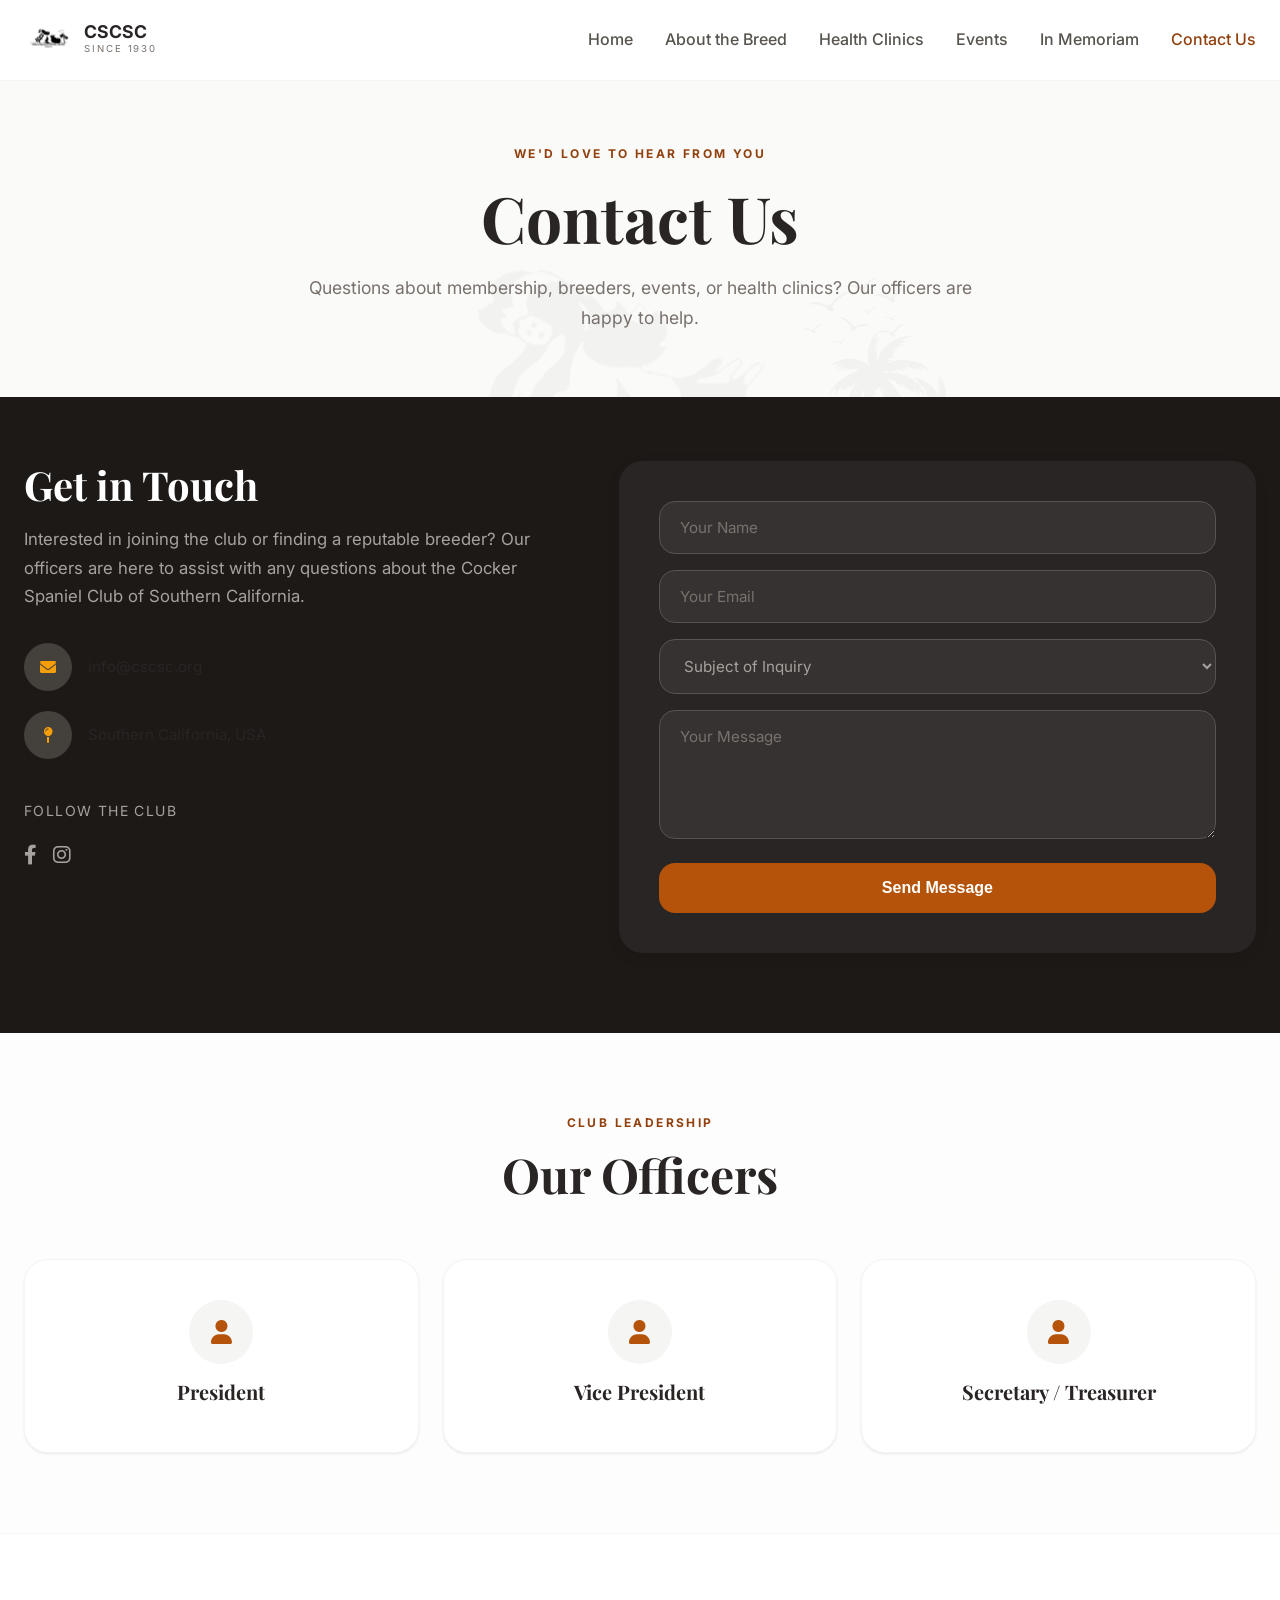
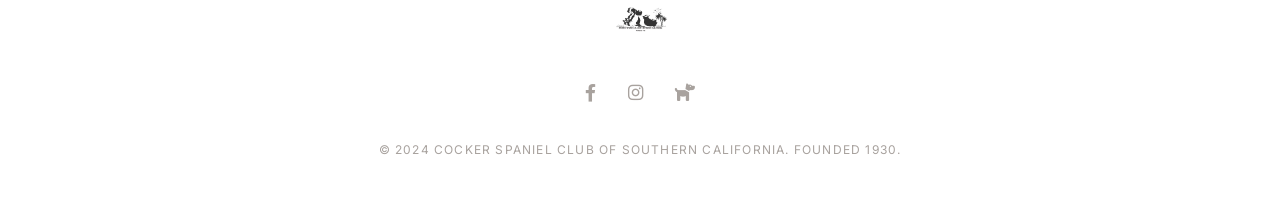
<file: contact.html>
<!DOCTYPE html>
<html lang="en">
<head>
    <meta charset="UTF-8">
    <meta name="viewport" content="width=device-width, initial-scale=1.0">
    <title>Contact Us – CSCSC</title>
    <link rel="stylesheet" href="style.css">
    <link rel="stylesheet" href="https://cdnjs.cloudflare.com/ajax/libs/font-awesome/6.0.0/css/all.min.css">
</head>
<body>

    <img src="logo.jpg" alt="" class="bg-watermark" aria-hidden="true">

    <!-- Navigation -->
    <nav class="site-nav">
        <div class="nav-inner">
            <a href="index.html" class="nav-brand">
                <img src="logo.jpg" alt="CSCSC Logo">
                <div class="nav-brand-text">
                    <span>CSCSC</span>
                    <span>Since 1930</span>
                </div>
            </a>
            <div class="nav-links">
                <a href="index.html">Home</a>
                <a href="about.html">About the Breed</a>
                <a href="health.html">Health Clinics</a>
                <a href="events.html">Events</a>
                <a href="memorial.html">In Memoriam</a>
                <a href="contact.html" class="active">Contact Us</a>
            </div>
            <button class="nav-mobile-btn" id="mobile-btn" aria-label="Toggle menu">
                <i class="fas fa-bars"></i>
            </button>
        </div>
        <div class="nav-mobile-menu" id="mobile-menu">
            <a href="index.html">Home</a>
            <a href="about.html">About the Breed</a>
            <a href="health.html">Health Clinics</a>
            <a href="events.html">Events</a>
            <a href="memorial.html">In Memoriam</a>
            <a href="contact.html">Contact Us</a>
        </div>
    </nav>

    <!-- Page Header -->
    <header class="page-header">
        <p class="eyebrow">We'd love to hear from you</p>
        <h1>Contact Us</h1>
        <p>Questions about membership, breeders, events, or health clinics? Our officers are happy to help.</p>
    </header>

    <!-- Contact Section -->
    <section class="section bg-dark" style="padding-top:4rem;padding-bottom:5rem;">
        <div class="section-inner">
            <div class="contact-grid">
                <!-- Left: info -->
                <div class="contact-info">
                    <h2>Get in Touch</h2>
                    <p>Interested in joining the club or finding a reputable breeder? Our officers are here to assist with any questions about the Cocker Spaniel Club of Southern California.</p>

                    <div class="contact-item">
                        <div class="ci-icon"><i class="fas fa-envelope"></i></div>
                        <!-- EDITABLE: Replace with your real email -->
                        <span>info@cscsc.org</span>
                    </div>
                    <div class="contact-item">
                        <div class="ci-icon"><i class="fas fa-map-pin"></i></div>
                        <span>Southern California, USA</span>
                    </div>
                    <!-- EDITABLE: Add phone number if desired
                    <div class="contact-item">
                        <div class="ci-icon"><i class="fas fa-phone"></i></div>
                        <span>(xxx) xxx-xxxx</span>
                    </div>
                    -->

                    <div style="margin-top:2.5rem;">
                        <p style="color:var(--color-stone-400);font-size:.875rem;margin-bottom:1rem;text-transform:uppercase;letter-spacing:.1em;">Follow the Club</p>
                        <div style="display:flex;gap:1rem;">
                            <!-- EDITABLE: Replace # with your real social links -->
                            <a href="#" style="color:var(--color-stone-400);font-size:1.25rem;transition:var(--transition);"
                               onmouseover="this.style.color='var(--color-amber-500)'" onmouseout="this.style.color='var(--color-stone-400)'"
                               aria-label="Facebook"><i class="fab fa-facebook-f"></i></a>
                            <a href="#" style="color:var(--color-stone-400);font-size:1.25rem;transition:var(--transition);"
                               onmouseover="this.style.color='var(--color-amber-500)'" onmouseout="this.style.color='var(--color-stone-400)'"
                               aria-label="Instagram"><i class="fab fa-instagram"></i></a>
                        </div>
                    </div>
                </div>

                <!-- Right: form -->
                <div class="contact-form">
                    <!-- EDITABLE: Replace YOUR_FORM_ID with your Formspree form ID (https://formspree.io)
                     or swap the action for any other form-handling service you prefer. -->
                <form id="contact-form" action="https://formspree.io/f/YOUR_FORM_ID" method="POST" novalidate>
                        <div class="form-group">
                            <input type="text" id="name" placeholder="Your Name" required>
                        </div>
                        <div class="form-group">
                            <input type="email" id="email" placeholder="Your Email" required>
                        </div>
                        <div class="form-group">
                            <select id="subject">
                                <option value="">Subject of Inquiry</option>
                                <option value="membership">Membership Application</option>
                                <option value="breeder">Breeder Referral</option>
                                <option value="events">Show Information</option>
                                <option value="health">Health Clinic Info</option>
                                <option value="other">Other</option>
                            </select>
                        </div>
                        <div class="form-group">
                            <textarea id="message" rows="5" placeholder="Your Message" required></textarea>
                        </div>
                        <button type="submit" class="btn-submit">Send Message</button>
                    </form>
                </div>
            </div>
        </div>
    </section>

    <!-- Officers Section -->
    <section class="section bg-white-60">
        <div class="section-inner">
            <div class="section-heading">
                <p class="eyebrow">Club Leadership</p>
                <h2>Our Officers</h2>
                <p><!-- EDITABLE: Add a short sentence about your leadership team --></p>
            </div>

            <div class="cards-grid">
                <!-- EDITABLE: Replace names/roles with real officers -->
                <div class="card" style="text-align:center;">
                    <div class="icon-wrap" style="margin:0 auto 1rem;">
                        <i class="fas fa-user"></i>
                    </div>
                    <h3>President</h3>
                    <p><!-- Add name here --></p>
                </div>
                <div class="card" style="text-align:center;">
                    <div class="icon-wrap" style="margin:0 auto 1rem;">
                        <i class="fas fa-user"></i>
                    </div>
                    <h3>Vice President</h3>
                    <p><!-- Add name here --></p>
                </div>
                <div class="card" style="text-align:center;">
                    <div class="icon-wrap" style="margin:0 auto 1rem;">
                        <i class="fas fa-user"></i>
                    </div>
                    <h3>Secretary / Treasurer</h3>
                    <p><!-- Add name here --></p>
                </div>
            </div>
        </div>
    </section>

    <!-- Toast Notification -->
    <div class="toast" id="toast">
        <div style="background:rgba(34,197,94,.15);padding:.5rem;border-radius:50%;color:var(--color-green-500);">
            <i class="fas fa-paw"></i>
        </div>
        <span>Thank you! We'll be in touch soon.</span>
    </div>

    <!-- Footer -->
    <footer class="site-footer">
        <img src="logo.jpg" alt="CSCSC Logo">
        <div class="footer-links">
            <a href="#" aria-label="Facebook"><i class="fab fa-facebook-f"></i></a>
            <a href="#" aria-label="Instagram"><i class="fab fa-instagram"></i></a>
            <a href="#" aria-label="Dog Shows"><i class="fas fa-dog"></i></a>
        </div>
        <p class="footer-copy">© 2024 Cocker Spaniel Club of Southern California. Founded 1930.</p>
    </footer>

    <script>
        // Mobile menu toggle
        const mobileBtn = document.getElementById('mobile-btn');
        const mobileMenu = document.getElementById('mobile-menu');
        mobileBtn.addEventListener('click', () => mobileMenu.classList.toggle('open'));

        // Contact form submission
        // If a real Formspree (or other) action is set on the form, the fetch below
        // will deliver the message. Replace YOUR_FORM_ID in the action attribute first.
        const form = document.getElementById('contact-form');
        const toast = document.getElementById('toast');

        form.addEventListener('submit', async (e) => {
            e.preventDefault();
            const action = form.getAttribute('action');
            const hasRealEndpoint = action && !action.includes('YOUR_FORM_ID');

            if (hasRealEndpoint) {
                try {
                    const response = await fetch(action, {
                        method: 'POST',
                        body: new FormData(form),
                        headers: { 'Accept': 'application/json' }
                    });
                    if (!response.ok) {
                        alert('There was a problem sending your message. Please try again or email us directly at info@cscsc.org.');
                        return;
                    }
                } catch (_) {
                    alert('There was a problem sending your message. Please email us directly at info@cscsc.org.');
                    return;
                }
            }

            toast.classList.add('show');
            setTimeout(() => toast.classList.remove('show'), 4000);
            form.reset();
        });
    </script>
</body>
</html>
</file>
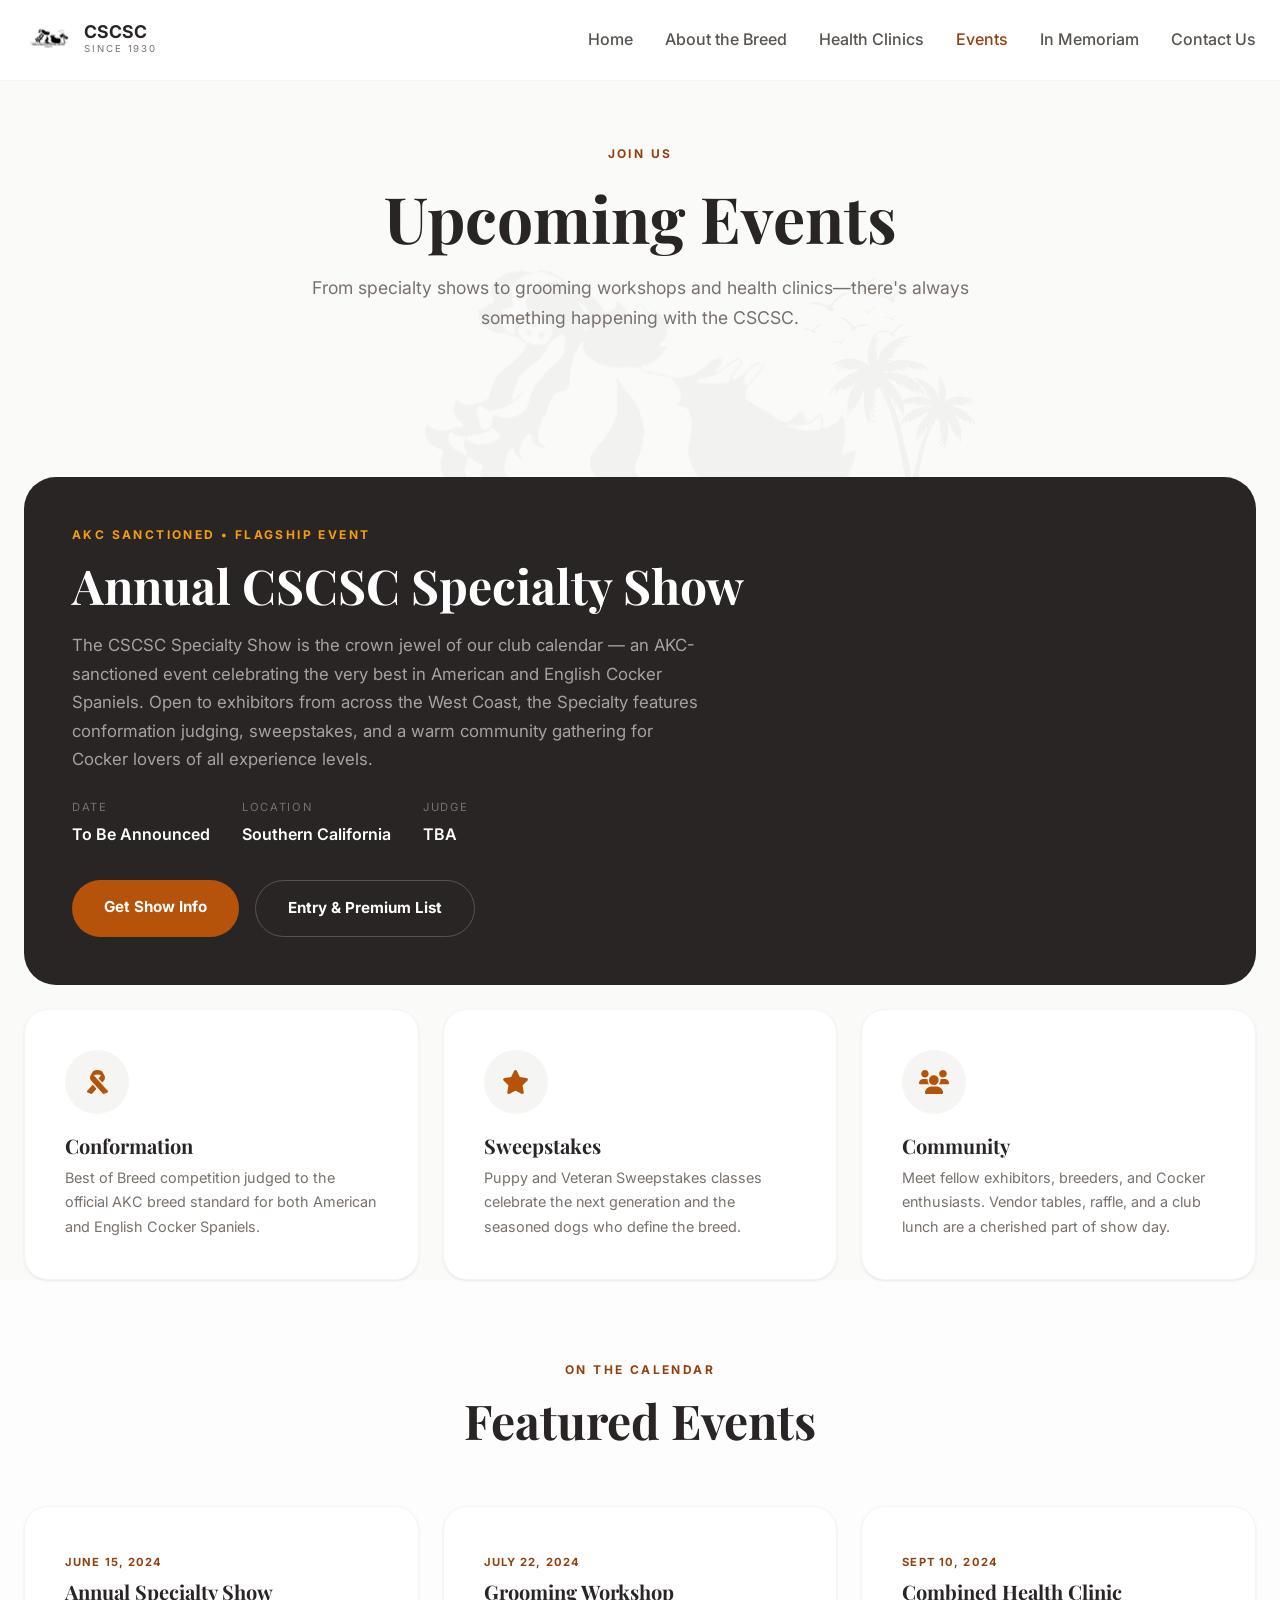
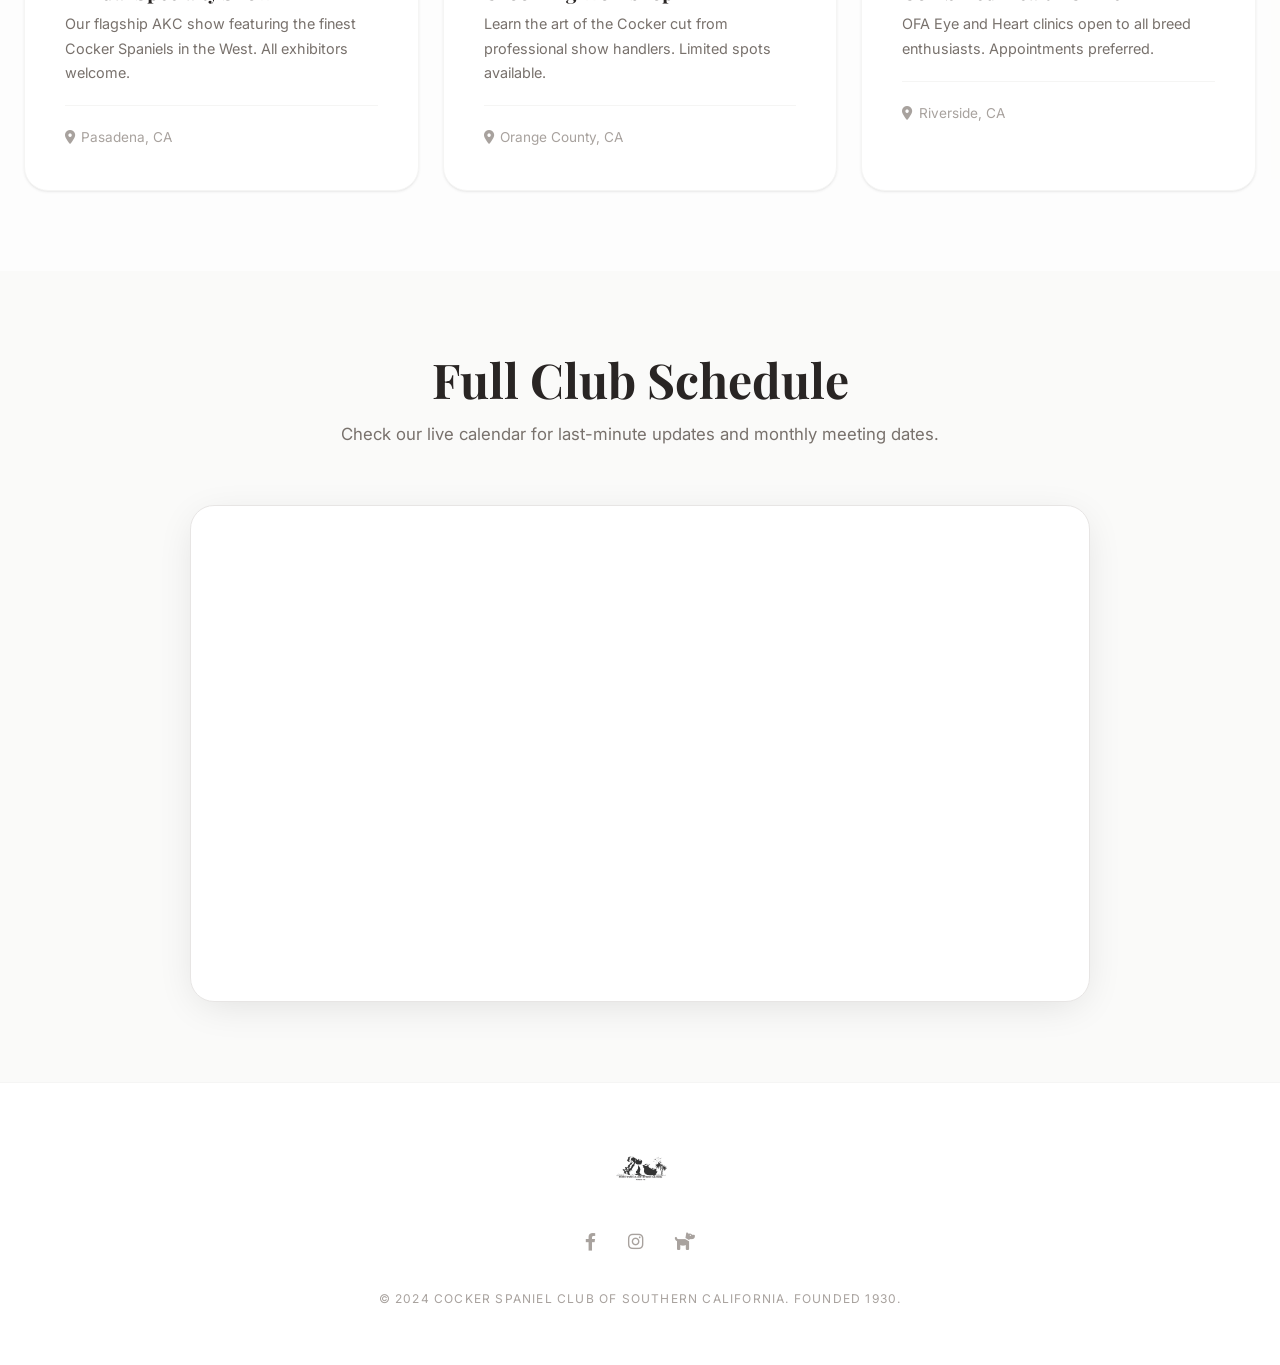
<file: events.html>
<!DOCTYPE html>
<html lang="en">
<head>
    <meta charset="UTF-8">
    <meta name="viewport" content="width=device-width, initial-scale=1.0">
    <title>Upcoming Events – CSCSC</title>
    <link rel="stylesheet" href="style.css">
    <link rel="stylesheet" href="https://cdnjs.cloudflare.com/ajax/libs/font-awesome/6.0.0/css/all.min.css">
    <style>
        /* Responsive calendar embed */
        .calendar-wrap {
            position: relative;
            padding-bottom: 70%;
            height: 0;
            overflow: hidden;
            border-radius: 1.5rem;
            border: 1px solid var(--color-stone-200);
            background: var(--color-white);
        }
        .calendar-wrap iframe {
            position: absolute;
            top: 0; left: 0;
            width: 100%; height: 100%;
            border: 0;
        }
        @media (min-width: 768px) { .calendar-wrap { padding-bottom: 55%; } }
    </style>
</head>
<body>

    <img src="logo.jpg" alt="" class="bg-watermark" aria-hidden="true">

    <!-- Navigation -->
    <nav class="site-nav">
        <div class="nav-inner">
            <a href="index.html" class="nav-brand">
                <img src="logo.jpg" alt="CSCSC Logo">
                <div class="nav-brand-text">
                    <span>CSCSC</span>
                    <span>Since 1930</span>
                </div>
            </a>
            <div class="nav-links">
                <a href="index.html">Home</a>
                <a href="about.html">About the Breed</a>
                <a href="health.html">Health Clinics</a>
                <a href="events.html" class="active">Events</a>
                <a href="memorial.html">In Memoriam</a>
                <a href="contact.html">Contact Us</a>
            </div>
            <button class="nav-mobile-btn" id="mobile-btn" aria-label="Toggle menu">
                <i class="fas fa-bars"></i>
            </button>
        </div>
        <div class="nav-mobile-menu" id="mobile-menu">
            <a href="index.html">Home</a>
            <a href="about.html">About the Breed</a>
            <a href="health.html">Health Clinics</a>
            <a href="events.html">Events</a>
            <a href="memorial.html">In Memoriam</a>
            <a href="contact.html">Contact Us</a>
        </div>
    </nav>

    <!-- Page Header -->
    <header class="page-header">
        <p class="eyebrow">Join Us</p>
        <h1>Upcoming Events</h1>
        <p>From specialty shows to grooming workshops and health clinics—there's always something happening with the CSCSC.</p>
    </header>

    <!-- Specialty Show Feature -->
    <section class="section" style="padding-bottom:0;">
        <div class="section-inner">
            <div style="background:var(--color-stone-800);border-radius:2rem;overflow:hidden;display:grid;gap:0;"
                 class="specialty-banner">
                <div style="padding:3rem 3rem 3rem;color:var(--color-white);">
                    <p style="font-size:.75rem;font-weight:700;text-transform:uppercase;letter-spacing:.2em;color:var(--color-amber-500);margin-bottom:.75rem;">
                        AKC Sanctioned &bull; Flagship Event
                    </p>
                    <h2 style="font-family:'Playfair Display',serif;font-size:clamp(2rem,4vw,3rem);margin-bottom:1rem;line-height:1.2;">
                        Annual CSCSC Specialty Show
                    </h2>
                    <!-- EDITABLE: Update this description with your show details -->
                    <p style="color:var(--color-stone-400);font-size:1.05rem;max-width:40rem;margin-bottom:1.5rem;line-height:1.7;">
                        The CSCSC Specialty Show is the crown jewel of our club calendar — an AKC-sanctioned event celebrating the very best in American and English Cocker Spaniels. Open to exhibitors from across the West Coast, the Specialty features conformation judging, sweepstakes, and a warm community gathering for Cocker lovers of all experience levels.
                    </p>
                    <div style="display:flex;flex-wrap:wrap;gap:2rem;margin-bottom:2rem;">
                        <div>
                            <p style="font-size:.7rem;text-transform:uppercase;letter-spacing:.15em;color:var(--color-stone-500);margin-bottom:.25rem;">Date</p>
                            <!-- EDITABLE -->
                            <p style="font-weight:600;color:var(--color-white);">To Be Announced</p>
                        </div>
                        <div>
                            <p style="font-size:.7rem;text-transform:uppercase;letter-spacing:.15em;color:var(--color-stone-500);margin-bottom:.25rem;">Location</p>
                            <!-- EDITABLE -->
                            <p style="font-weight:600;color:var(--color-white);">Southern California</p>
                        </div>
                        <div>
                            <p style="font-size:.7rem;text-transform:uppercase;letter-spacing:.15em;color:var(--color-stone-500);margin-bottom:.25rem;">Judge</p>
                            <!-- EDITABLE -->
                            <p style="font-weight:600;color:var(--color-white);">TBA</p>
                        </div>
                    </div>
                    <div style="display:flex;flex-wrap:wrap;gap:1rem;">
                        <a href="contact.html" class="btn btn-amber">Get Show Info</a>
                        <!-- EDITABLE: Replace # with the premium/entry link when available -->
                        <a href="#" class="btn btn-outline" style="background:transparent;border-color:var(--color-stone-600);color:var(--color-stone-300);">
                            Entry &amp; Premium List
                        </a>
                    </div>
                </div>
            </div>

            <!-- Specialty highlights row -->
            <div class="cards-grid" style="margin-top:1.5rem;">
                <div class="card" style="background:var(--color-white);">
                    <div class="icon-wrap"><i class="fas fa-ribbon"></i></div>
                    <h3>Conformation</h3>
                    <p>Best of Breed competition judged to the official AKC breed standard for both American and English Cocker Spaniels.</p>
                </div>
                <div class="card">
                    <div class="icon-wrap"><i class="fas fa-star"></i></div>
                    <h3>Sweepstakes</h3>
                    <!-- EDITABLE -->
                    <p>Puppy and Veteran Sweepstakes classes celebrate the next generation and the seasoned dogs who define the breed.</p>
                </div>
                <div class="card">
                    <div class="icon-wrap"><i class="fas fa-users"></i></div>
                    <h3>Community</h3>
                    <p>Meet fellow exhibitors, breeders, and Cocker enthusiasts. Vendor tables, raffle, and a club lunch are a cherished part of show day.</p>
                </div>
            </div>
        </div>
    </section>

    <!-- Event Cards -->
    <section class="section bg-white-60">
        <div class="section-inner">
            <div class="section-heading">
                <p class="eyebrow">On the Calendar</p>
                <h2>Featured Events</h2>
            </div>

            <div class="cards-grid">
                <!-- EDITABLE: Replace with real event details -->
                <div class="card event-card">
                    <span class="tag">June 15, 2024</span>
                    <h3>Annual Specialty Show</h3>
                    <p style="margin-bottom:1.25rem;">Our flagship AKC show featuring the finest Cocker Spaniels in the West. All exhibitors welcome.</p>
                    <hr>
                    <div class="location"><i class="fas fa-map-marker-alt"></i> Pasadena, CA</div>
                </div>

                <div class="card event-card">
                    <span class="tag">July 22, 2024</span>
                    <h3>Grooming Workshop</h3>
                    <p style="margin-bottom:1.25rem;">Learn the art of the Cocker cut from professional show handlers. Limited spots available.</p>
                    <hr>
                    <div class="location"><i class="fas fa-map-marker-alt"></i> Orange County, CA</div>
                </div>

                <div class="card event-card">
                    <span class="tag">Sept 10, 2024</span>
                    <h3>Combined Health Clinic</h3>
                    <p style="margin-bottom:1.25rem;">OFA Eye and Heart clinics open to all breed enthusiasts. Appointments preferred.</p>
                    <hr>
                    <div class="location"><i class="fas fa-map-marker-alt"></i> Riverside, CA</div>
                </div>

                <!-- EDITABLE: Add more events by copying the card block above -->
            </div>
        </div>
    </section>

    <!-- Google Calendar Section -->
    <section class="section">
        <div class="section-inner" style="max-width:900px;">
            <div class="section-heading">
                <h2>Full Club Schedule</h2>
                <p>Check our live calendar for last-minute updates and monthly meeting dates.</p>
            </div>
            <!-- EDITABLE: Replace the src with your club's Google Calendar embed URL -->
            <div class="calendar-wrap" style="box-shadow:0 8px 40px -8px rgb(0 0 0 / .12);">
                <iframe src="https://calendar.google.com/calendar/embed?src=en.usa%23holiday%40group.v.calendar.google.com&ctz=America%2FLos_Angeles&bgcolor=%23ffffff&showTitle=0&showPrint=0&showTabs=0&showCalendars=0&showTz=0"
                        scrolling="no" title="CSCSC Club Calendar"></iframe>
            </div>
        </div>
    </section>

    <!-- Footer -->
    <footer class="site-footer">
        <img src="logo.jpg" alt="CSCSC Logo">
        <div class="footer-links">
            <a href="#" aria-label="Facebook"><i class="fab fa-facebook-f"></i></a>
            <a href="#" aria-label="Instagram"><i class="fab fa-instagram"></i></a>
            <a href="#" aria-label="Dog Shows"><i class="fas fa-dog"></i></a>
        </div>
        <p class="footer-copy">© 2024 Cocker Spaniel Club of Southern California. Founded 1930.</p>
    </footer>

    <script>
        const mobileBtn = document.getElementById('mobile-btn');
        const mobileMenu = document.getElementById('mobile-menu');
        mobileBtn.addEventListener('click', () => mobileMenu.classList.toggle('open'));
    </script>
</body>
</html>
</file>
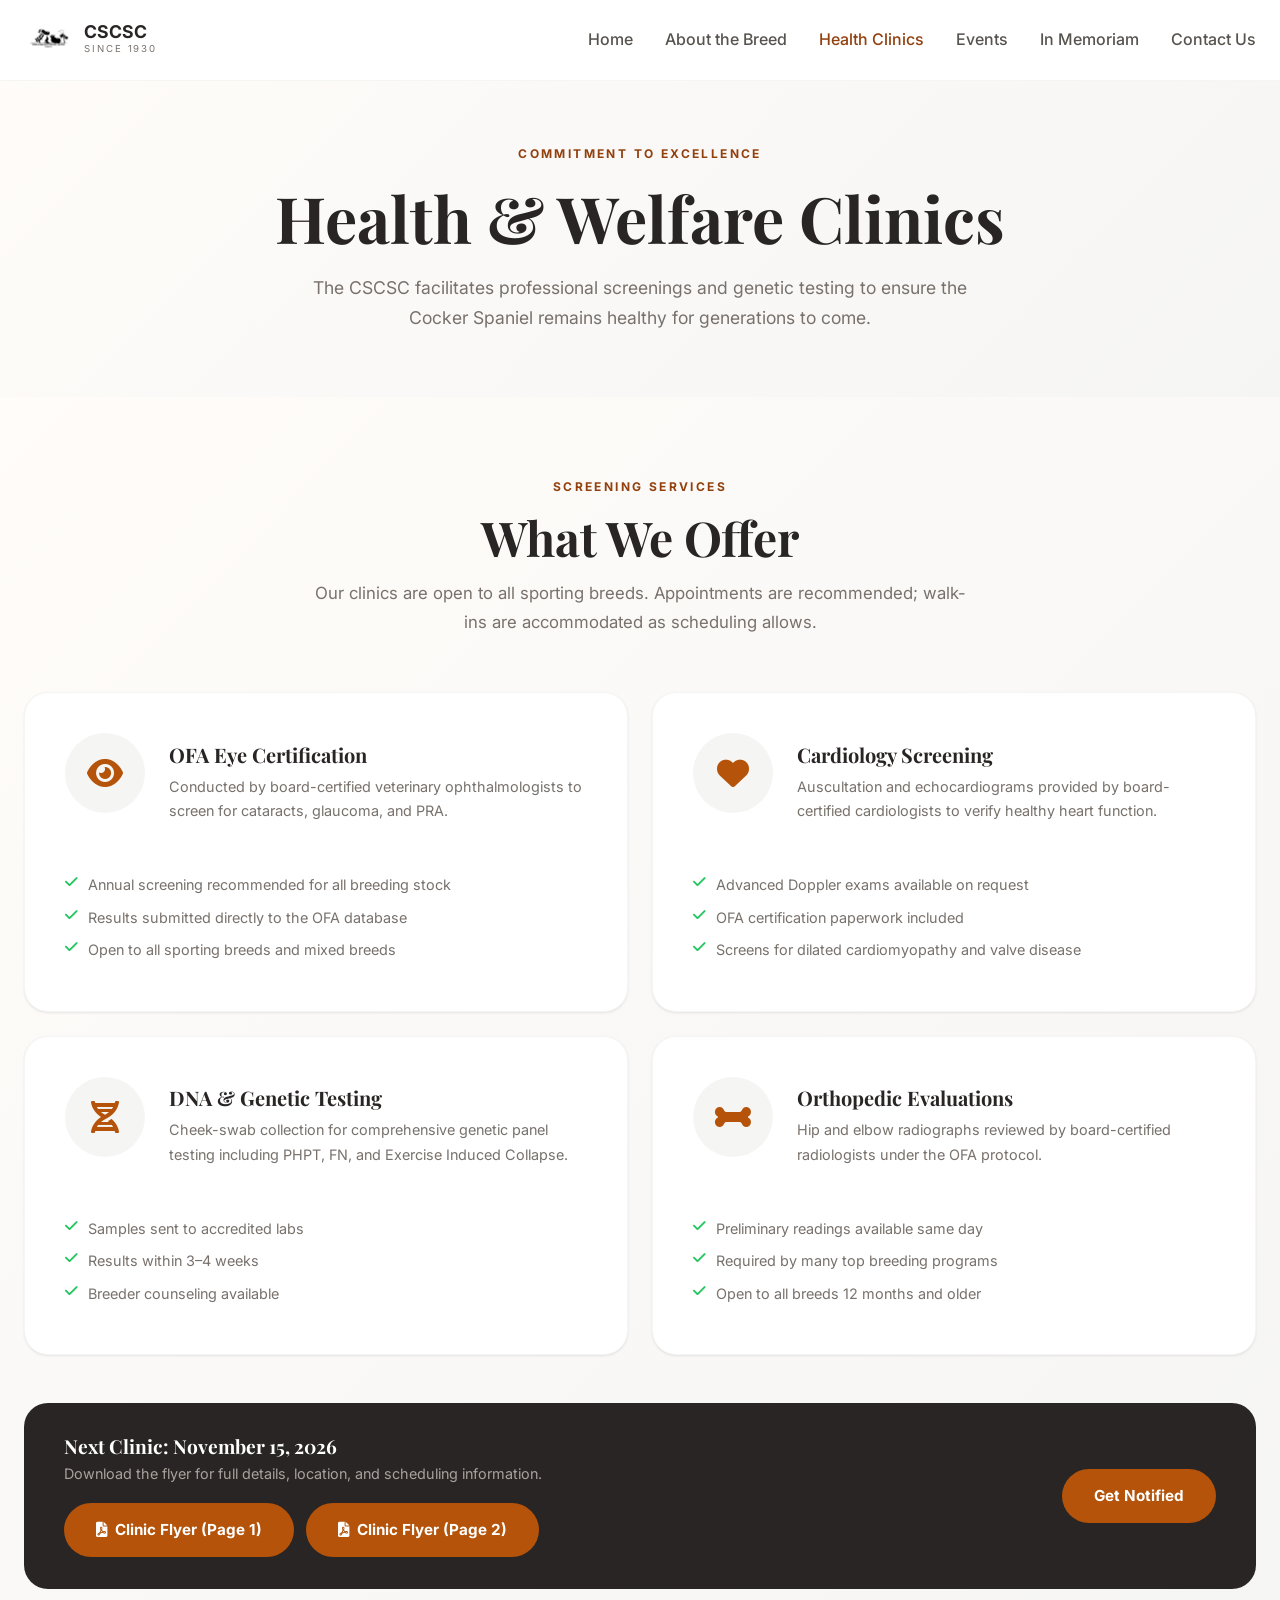
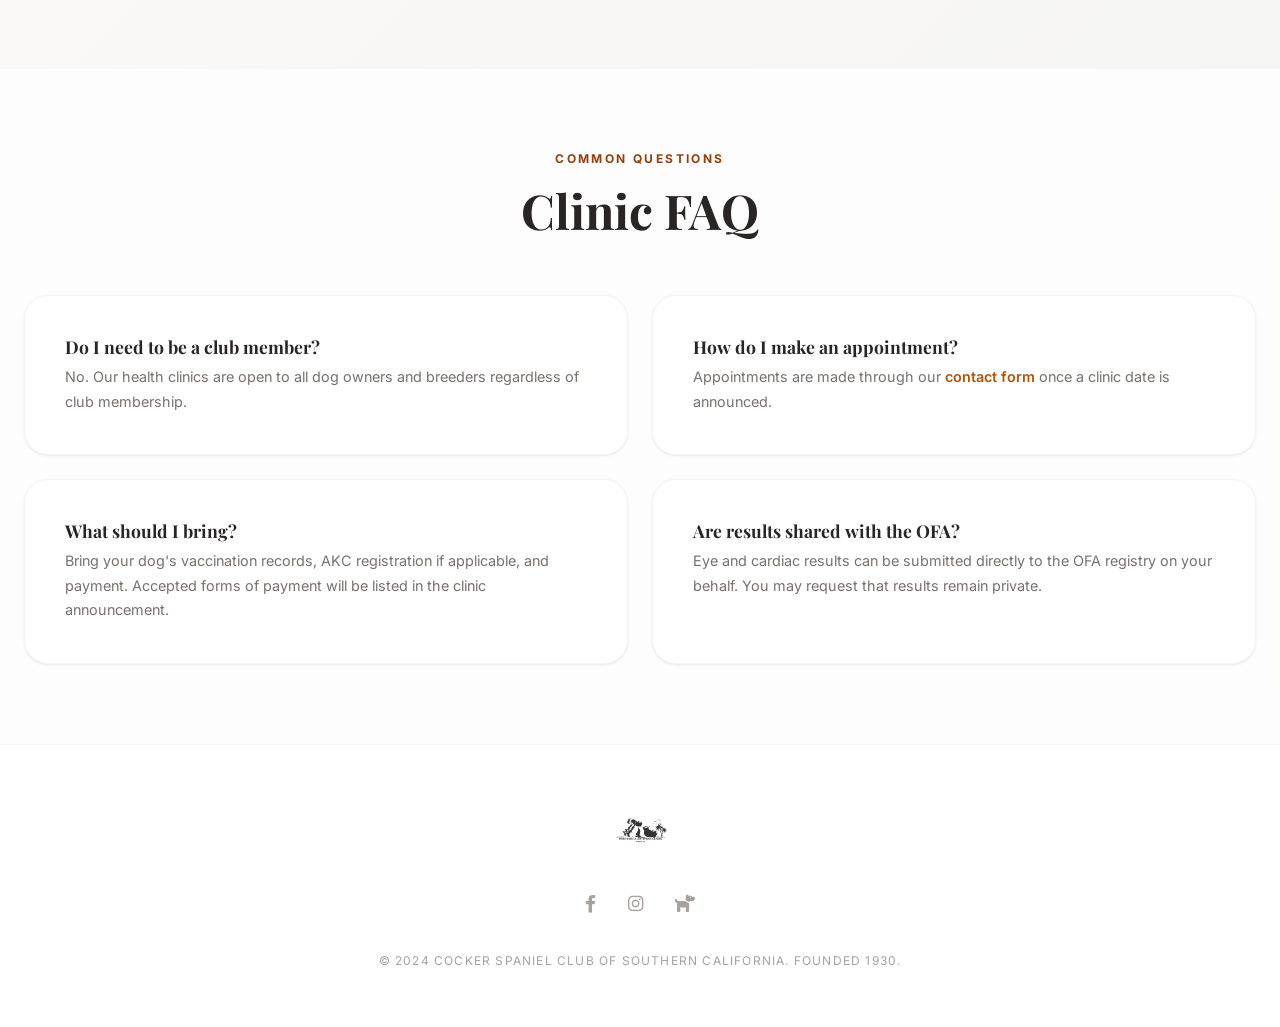
<file: health.html>
<!DOCTYPE html>
<html lang="en">
<head>
    <meta charset="UTF-8">
    <meta name="viewport" content="width=device-width, initial-scale=1.0">
    <title>Health Clinics – CSCSC</title>
    <link rel="stylesheet" href="style.css">
    <link rel="stylesheet" href="https://cdnjs.cloudflare.com/ajax/libs/font-awesome/6.0.0/css/all.min.css">
</head>
<body>

    <img src="logo.jpg" alt="" class="bg-watermark" aria-hidden="true">

    <!-- Navigation -->
    <nav class="site-nav">
        <div class="nav-inner">
            <a href="index.html" class="nav-brand">
                <img src="logo.jpg" alt="CSCSC Logo">
                <div class="nav-brand-text">
                    <span>CSCSC</span>
                    <span>Since 1930</span>
                </div>
            </a>
            <div class="nav-links">
                <a href="index.html">Home</a>
                <a href="about.html">About the Breed</a>
                <a href="health.html" class="active">Health Clinics</a>
                <a href="events.html">Events</a>
                <a href="memorial.html">In Memoriam</a>
                <a href="contact.html">Contact Us</a>
            </div>
            <button class="nav-mobile-btn" id="mobile-btn" aria-label="Toggle menu">
                <i class="fas fa-bars"></i>
            </button>
        </div>
        <div class="nav-mobile-menu" id="mobile-menu">
            <a href="index.html">Home</a>
            <a href="about.html">About the Breed</a>
            <a href="health.html">Health Clinics</a>
            <a href="events.html">Events</a>
            <a href="memorial.html">In Memoriam</a>
            <a href="contact.html">Contact Us</a>
        </div>
    </nav>

    <!-- Page Header -->
    <header class="page-header bg-health">
        <p class="eyebrow">Commitment to Excellence</p>
        <h1>Health &amp; Welfare Clinics</h1>
        <p>The CSCSC facilitates professional screenings and genetic testing to ensure the Cocker Spaniel remains healthy for generations to come.</p>
    </header>

    <!-- Clinic Cards Section -->
    <section class="section bg-health">
        <div class="section-inner">
            <div class="section-heading">
                <p class="eyebrow">Screening Services</p>
                <h2>What We Offer</h2>
                <p>Our clinics are open to all sporting breeds. Appointments are recommended; walk-ins are accommodated as scheduling allows.</p>
            </div>

            <div class="cards-grid-2">
                <!-- Eye Clinic -->
                <div class="card" style="display:flex;flex-direction:column;gap:1.5rem;">
                    <div style="display:flex;align-items:center;gap:1.5rem;">
                        <div class="icon-wrap" style="width:5rem;height:5rem;font-size:2rem;flex-shrink:0;">
                            <i class="fas fa-eye"></i>
                        </div>
                        <div>
                            <h3>OFA Eye Certification</h3>
                            <!-- EDITABLE -->
                            <p>Conducted by board-certified veterinary ophthalmologists to screen for cataracts, glaucoma, and PRA.</p>
                        </div>
                    </div>
                    <ul class="checklist">
                        <li><i class="fas fa-check"></i> Annual screening recommended for all breeding stock</li>
                        <li><i class="fas fa-check"></i> Results submitted directly to the OFA database</li>
                        <li><i class="fas fa-check"></i> Open to all sporting breeds and mixed breeds</li>
                    </ul>
                </div>

                <!-- Heart Clinic -->
                <div class="card" style="display:flex;flex-direction:column;gap:1.5rem;">
                    <div style="display:flex;align-items:center;gap:1.5rem;">
                        <div class="icon-wrap" style="width:5rem;height:5rem;font-size:2rem;flex-shrink:0;">
                            <i class="fas fa-heart"></i>
                        </div>
                        <div>
                            <h3>Cardiology Screening</h3>
                            <!-- EDITABLE -->
                            <p>Auscultation and echocardiograms provided by board-certified cardiologists to verify healthy heart function.</p>
                        </div>
                    </div>
                    <ul class="checklist">
                        <li><i class="fas fa-check"></i> Advanced Doppler exams available on request</li>
                        <li><i class="fas fa-check"></i> OFA certification paperwork included</li>
                        <li><i class="fas fa-check"></i> Screens for dilated cardiomyopathy and valve disease</li>
                    </ul>
                </div>

                <!-- DNA Testing -->
                <div class="card" style="display:flex;flex-direction:column;gap:1.5rem;">
                    <div style="display:flex;align-items:center;gap:1.5rem;">
                        <div class="icon-wrap" style="width:5rem;height:5rem;font-size:2rem;flex-shrink:0;">
                            <i class="fas fa-dna"></i>
                        </div>
                        <div>
                            <h3>DNA &amp; Genetic Testing</h3>
                            <!-- EDITABLE -->
                            <p>Cheek-swab collection for comprehensive genetic panel testing including PHPT, FN, and Exercise Induced Collapse.</p>
                        </div>
                    </div>
                    <ul class="checklist">
                        <li><i class="fas fa-check"></i> Samples sent to accredited labs</li>
                        <li><i class="fas fa-check"></i> Results within 3–4 weeks</li>
                        <li><i class="fas fa-check"></i> Breeder counseling available</li>
                    </ul>
                </div>

                <!-- Hip &amp; Elbow -->
                <div class="card" style="display:flex;flex-direction:column;gap:1.5rem;">
                    <div style="display:flex;align-items:center;gap:1.5rem;">
                        <div class="icon-wrap" style="width:5rem;height:5rem;font-size:2rem;flex-shrink:0;">
                            <i class="fas fa-bone"></i>
                        </div>
                        <div>
                            <h3>Orthopedic Evaluations</h3>
                            <!-- EDITABLE -->
                            <p>Hip and elbow radiographs reviewed by board-certified radiologists under the OFA protocol.</p>
                        </div>
                    </div>
                    <ul class="checklist">
                        <li><i class="fas fa-check"></i> Preliminary readings available same day</li>
                        <li><i class="fas fa-check"></i> Required by many top breeding programs</li>
                        <li><i class="fas fa-check"></i> Open to all breeds 12 months and older</li>
                    </ul>
                </div>
            </div>

            <!-- Next Clinic CTA -->
            <div class="dark-banner">
                <div>
                    <h4>Next Clinic: November 15, 2026</h4>
                    <p>Download the flyer for full details, location, and scheduling information.</p>
                    <div style="display:flex;flex-wrap:wrap;gap:.75rem;margin-top:1rem;">
                        <a href="K9_Health_Clinic_Nov_15_2026_one_page_REVISED (1).pdf" target="_blank" class="btn btn-amber" style="display:inline-flex;align-items:center;gap:.5rem;">
                            <i class="fas fa-file-pdf"></i> Clinic Flyer (Page 1)
                        </a>
                        <a href="K9_Health_Clinic_Nov_15_2026_one_page_REVISED (2).pdf" target="_blank" class="btn btn-amber" style="display:inline-flex;align-items:center;gap:.5rem;">
                            <i class="fas fa-file-pdf"></i> Clinic Flyer (Page 2)
                        </a>
                    </div>
                </div>
                <a href="contact.html" class="btn btn-amber">Get Notified</a>
            </div>
        </div>
    </section>

    <!-- FAQ Section -->
    <section class="section bg-white-60">
        <div class="section-inner">
            <div class="section-heading">
                <p class="eyebrow">Common Questions</p>
                <h2>Clinic FAQ</h2>
            </div>

            <div class="cards-grid-2">
                <div class="card">
                    <h3 style="font-size:1.1rem;margin-bottom:.5rem;">Do I need to be a club member?</h3>
                    <!-- EDITABLE -->
                    <p>No. Our health clinics are open to all dog owners and breeders regardless of club membership.</p>
                </div>
                <div class="card">
                    <h3 style="font-size:1.1rem;margin-bottom:.5rem;">How do I make an appointment?</h3>
                    <!-- EDITABLE -->
                    <p>Appointments are made through our <a href="contact.html" style="color:var(--color-amber-700);font-weight:600;">contact form</a> once a clinic date is announced.</p>
                </div>
                <div class="card">
                    <h3 style="font-size:1.1rem;margin-bottom:.5rem;">What should I bring?</h3>
                    <!-- EDITABLE -->
                    <p>Bring your dog's vaccination records, AKC registration if applicable, and payment. Accepted forms of payment will be listed in the clinic announcement.</p>
                </div>
                <div class="card">
                    <h3 style="font-size:1.1rem;margin-bottom:.5rem;">Are results shared with the OFA?</h3>
                    <!-- EDITABLE -->
                    <p>Eye and cardiac results can be submitted directly to the OFA registry on your behalf. You may request that results remain private.</p>
                </div>
            </div>
        </div>
    </section>

    <!-- Footer -->
    <footer class="site-footer">
        <img src="logo.jpg" alt="CSCSC Logo">
        <div class="footer-links">
            <a href="#" aria-label="Facebook"><i class="fab fa-facebook-f"></i></a>
            <a href="#" aria-label="Instagram"><i class="fab fa-instagram"></i></a>
            <a href="#" aria-label="Dog Shows"><i class="fas fa-dog"></i></a>
        </div>
        <p class="footer-copy">© 2024 Cocker Spaniel Club of Southern California. Founded 1930.</p>
    </footer>

    <script>
        const mobileBtn = document.getElementById('mobile-btn');
        const mobileMenu = document.getElementById('mobile-menu');
        mobileBtn.addEventListener('click', () => mobileMenu.classList.toggle('open'));
    </script>
</body>
</html>
</file>
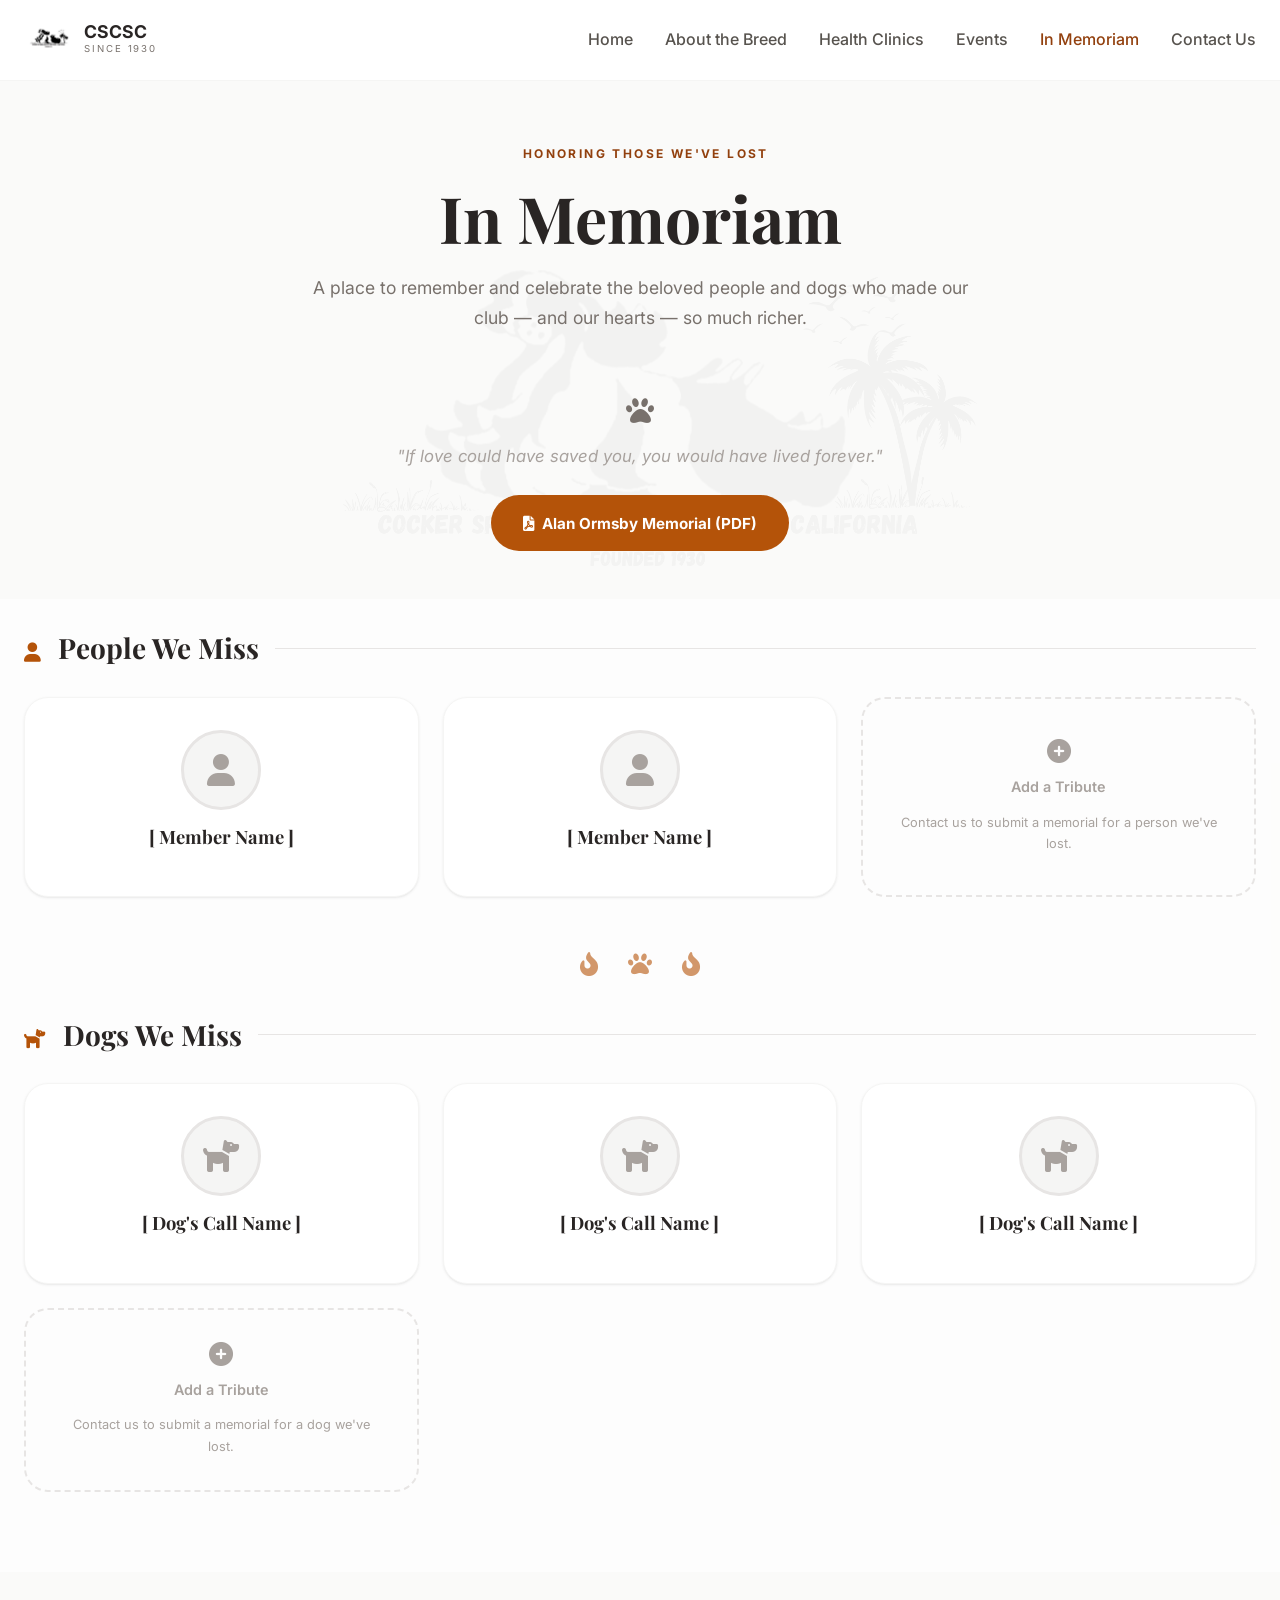
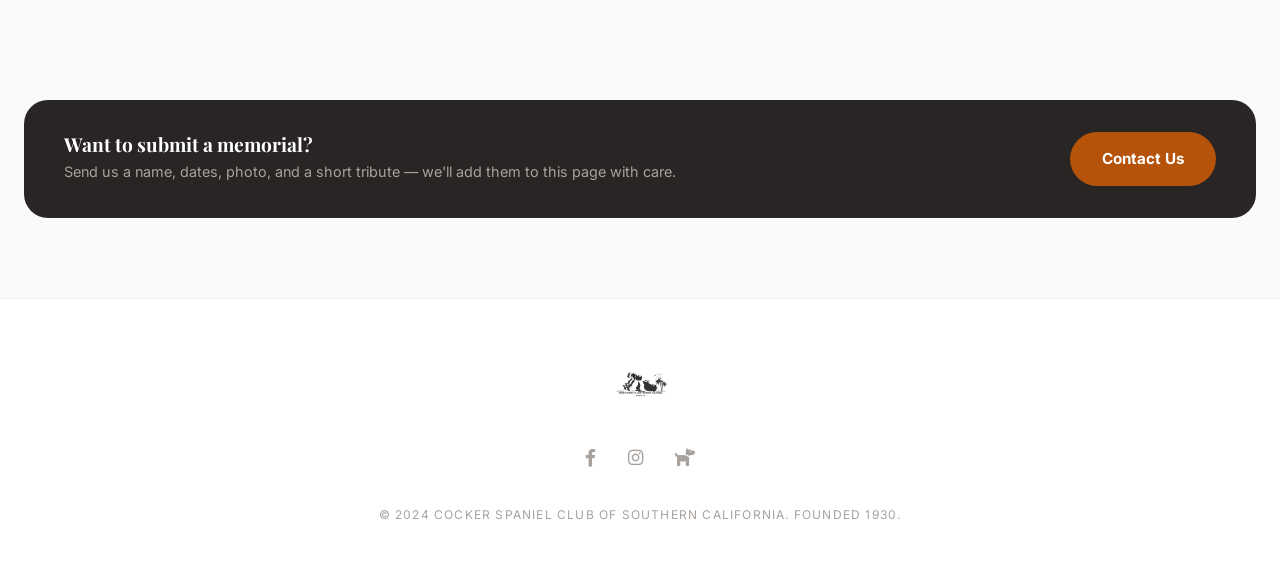
<file: memorial.html>
<!DOCTYPE html>
<html lang="en">
<head>
    <meta charset="UTF-8">
    <meta name="viewport" content="width=device-width, initial-scale=1.0">
    <title>In Memoriam – CSCSC</title>
    <link rel="stylesheet" href="style.css">
    <link rel="stylesheet" href="https://cdnjs.cloudflare.com/ajax/libs/font-awesome/6.0.0/css/all.min.css">
    <style>
        /* Memorial-specific styles */
        .memorial-intro {
            max-width: 46rem;
            margin: 0 auto;
            text-align: center;
            padding: 0 1.5rem 3rem;
            color: var(--color-stone-500);
            font-size: 1.05rem;
            line-height: 1.8;
        }

        .memorial-section-label {
            display: flex;
            align-items: center;
            gap: 1rem;
            margin-bottom: 2rem;
        }

        .memorial-section-label h2 {
            font-size: 1.75rem;
            color: var(--color-stone-800);
            white-space: nowrap;
        }

        .memorial-section-label::after {
            content: '';
            display: block;
            flex: 1;
            height: 1px;
            background: var(--color-stone-200);
        }

        /* Tribute card */
        .tribute-grid {
            display: grid;
            gap: 1.5rem;
        }

        @media (min-width: 640px)  { .tribute-grid { grid-template-columns: repeat(2, 1fr); } }
        @media (min-width: 1024px) { .tribute-grid { grid-template-columns: repeat(3, 1fr); } }

        .tribute-card {
            background: var(--color-white);
            border: 1px solid var(--color-stone-100);
            border-radius: 1.5rem;
            padding: 2rem;
            box-shadow: var(--shadow-sm);
            transition: var(--transition);
        }

        .tribute-card:hover { transform: translateY(-4px); box-shadow: var(--shadow-md); }

        .tribute-card .photo-circle {
            width: 5rem;
            height: 5rem;
            border-radius: 50%;
            background: var(--color-stone-100);
            display: flex;
            align-items: center;
            justify-content: center;
            margin: 0 auto 1rem;
            overflow: hidden;
            border: 3px solid var(--color-stone-200);
        }

        .tribute-card .photo-circle img {
            width: 100%;
            height: 100%;
            object-fit: cover;
        }

        .tribute-card .photo-circle i {
            font-size: 2rem;
            color: var(--color-stone-400);
        }

        .tribute-card h3 {
            font-size: 1.15rem;
            color: var(--color-stone-800);
            text-align: center;
            margin-bottom: .25rem;
        }

        .tribute-card .years {
            text-align: center;
            font-size: .8rem;
            color: var(--color-stone-400);
            margin-bottom: 1rem;
            letter-spacing: .05em;
        }

        .tribute-card .tribute-text {
            font-size: .9rem;
            color: var(--color-stone-500);
            line-height: 1.7;
            text-align: center;
        }

        /* Add-tribute CTA */
        .add-tribute {
            border: 2px dashed var(--color-stone-200);
            border-radius: 1.5rem;
            padding: 2rem;
            display: flex;
            flex-direction: column;
            align-items: center;
            justify-content: center;
            gap: .75rem;
            color: var(--color-stone-400);
            text-align: center;
            transition: var(--transition);
            background: transparent;
        }

        .add-tribute:hover {
            border-color: var(--color-amber-700);
            color: var(--color-amber-700);
            transform: translateY(-4px);
        }

        .add-tribute i { font-size: 1.5rem; }
        .add-tribute span { font-size: .9rem; font-weight: 600; }

        /* Candle / flame divider */
        .flame-divider {
            text-align: center;
            color: var(--color-amber-700);
            font-size: 1.5rem;
            margin: 3rem 0 2rem;
            opacity: .6;
        }
    </style>
</head>
<body>

    <img src="logo.jpg" alt="" class="bg-watermark" aria-hidden="true">

    <!-- Navigation -->
    <nav class="site-nav">
        <div class="nav-inner">
            <a href="index.html" class="nav-brand">
                <img src="logo.jpg" alt="CSCSC Logo">
                <div class="nav-brand-text">
                    <span>CSCSC</span>
                    <span>Since 1930</span>
                </div>
            </a>
            <div class="nav-links">
                <a href="index.html">Home</a>
                <a href="about.html">About the Breed</a>
                <a href="health.html">Health Clinics</a>
                <a href="events.html">Events</a>
                <a href="memorial.html" class="active">In Memoriam</a>
                <a href="contact.html">Contact Us</a>
            </div>
            <button class="nav-mobile-btn" id="mobile-btn" aria-label="Toggle menu">
                <i class="fas fa-bars"></i>
            </button>
        </div>
        <div class="nav-mobile-menu" id="mobile-menu">
            <a href="index.html">Home</a>
            <a href="about.html">About the Breed</a>
            <a href="health.html">Health Clinics</a>
            <a href="events.html">Events</a>
            <a href="memorial.html">In Memoriam</a>
            <a href="contact.html">Contact Us</a>
        </div>
    </nav>

    <!-- Page Header -->
    <header class="page-header">
        <p class="eyebrow"><i class="fas fa-candle-holder" style="margin-right:.4rem;"></i> Honoring Those We've Lost</p>
        <h1>In Memoriam</h1>
        <p>A place to remember and celebrate the beloved people and dogs who made our club — and our hearts — so much richer.</p>
    </header>

    <!-- Intro quote -->
    <div class="memorial-intro">
        <i class="fas fa-paw" style="color:var(--color-stone-300);font-size:1.75rem;display:block;margin-bottom:1rem;"></i>
        <p style="font-style:italic;color:var(--color-stone-400);">
            "If love could have saved you, you would have lived forever."
        </p>
        <a href="Alan_Ormsby_Memorial_11x17.pdf" target="_blank" class="btn btn-amber" style="display:inline-flex;align-items:center;gap:.5rem;margin-top:1.5rem;">
            <i class="fas fa-file-pdf"></i> Alan Ormsby Memorial (PDF)
        </a>
    </div>

    <!-- People We've Lost -->
    <section class="section bg-white-60" style="padding-top:2rem;">
        <div class="section-inner">

            <div class="memorial-section-label">
                <h2><i class="fas fa-user" style="color:var(--color-amber-700);font-size:1.2rem;margin-right:.6rem;"></i> People We Miss</h2>
            </div>

            <div class="tribute-grid">

                <!-- EDITABLE: Replace with real names, dates, and tributes.
                     To add a photo, replace the <i> tag inside .photo-circle with:
                     <img src="your-photo.jpg" alt="Person's name"> -->

                <div class="tribute-card">
                    <div class="photo-circle"><i class="fas fa-user"></i></div>
                    <h3>[ Member Name ]</h3>
                    <p class="years"><!-- e.g. 1940 – 2022 --></p>
                    <p class="tribute-text"><!-- Add a short tribute or fond memory here. --></p>
                </div>

                <div class="tribute-card">
                    <div class="photo-circle"><i class="fas fa-user"></i></div>
                    <h3>[ Member Name ]</h3>
                    <p class="years"></p>
                    <p class="tribute-text"><!-- Add a short tribute or fond memory here. --></p>
                </div>

                <!-- EDITABLE: Add more people by duplicating the tribute-card block above -->

                <!-- "Submit a tribute" placeholder -->
                <a href="contact.html" class="add-tribute">
                    <i class="fas fa-plus-circle"></i>
                    <span>Add a Tribute</span>
                    <p style="font-size:.8rem;font-weight:400;">Contact us to submit a memorial for a person we've lost.</p>
                </a>

            </div>

            <div class="flame-divider">
                <i class="fas fa-fire-alt"></i>
                &nbsp;&nbsp;&nbsp;
                <i class="fas fa-paw"></i>
                &nbsp;&nbsp;&nbsp;
                <i class="fas fa-fire-alt"></i>
            </div>

            <!-- Dogs We've Lost -->
            <div class="memorial-section-label" style="margin-top:1rem;">
                <h2><i class="fas fa-dog" style="color:var(--color-amber-700);font-size:1.2rem;margin-right:.6rem;"></i> Dogs We Miss</h2>
            </div>

            <div class="tribute-grid">

                <!-- EDITABLE: Replace with real dog names, dates, and tributes.
                     To add a photo, replace the <i> tag inside .photo-circle with:
                     <img src="your-dog-photo.jpg" alt="Dog's name"> -->

                <div class="tribute-card">
                    <div class="photo-circle"><i class="fas fa-dog"></i></div>
                    <h3>[ Dog's Call Name ]</h3>
                    <p class="years"><!-- e.g. 2010 – 2022 &bull; Ch. Registered Name --></p>
                    <p class="tribute-text"><!-- Add a short tribute. What made this dog special? What titles did they earn? --></p>
                </div>

                <div class="tribute-card">
                    <div class="photo-circle"><i class="fas fa-dog"></i></div>
                    <h3>[ Dog's Call Name ]</h3>
                    <p class="years"></p>
                    <p class="tribute-text"><!-- Add a short tribute here. --></p>
                </div>

                <div class="tribute-card">
                    <div class="photo-circle"><i class="fas fa-dog"></i></div>
                    <h3>[ Dog's Call Name ]</h3>
                    <p class="years"></p>
                    <p class="tribute-text"><!-- Add a short tribute here. --></p>
                </div>

                <!-- EDITABLE: Add more dogs by duplicating the tribute-card block above -->

                <!-- "Submit a tribute" placeholder -->
                <a href="contact.html" class="add-tribute">
                    <i class="fas fa-plus-circle"></i>
                    <span>Add a Tribute</span>
                    <p style="font-size:.8rem;font-weight:400;">Contact us to submit a memorial for a dog we've lost.</p>
                </a>

            </div>
        </div>
    </section>

    <!-- Bottom CTA -->
    <section class="section">
        <div class="section-inner">
            <div class="dark-banner">
                <div>
                    <h4>Want to submit a memorial?</h4>
                    <p>Send us a name, dates, photo, and a short tribute — we'll add them to this page with care.</p>
                </div>
                <a href="contact.html" class="btn btn-amber">Contact Us</a>
            </div>
        </div>
    </section>

    <!-- Footer -->
    <footer class="site-footer">
        <img src="logo.jpg" alt="CSCSC Logo">
        <div class="footer-links">
            <a href="#" aria-label="Facebook"><i class="fab fa-facebook-f"></i></a>
            <a href="#" aria-label="Instagram"><i class="fab fa-instagram"></i></a>
            <a href="#" aria-label="Dog Shows"><i class="fas fa-dog"></i></a>
        </div>
        <p class="footer-copy">© 2024 Cocker Spaniel Club of Southern California. Founded 1930.</p>
    </footer>

    <script>
        const mobileBtn = document.getElementById('mobile-btn');
        const mobileMenu = document.getElementById('mobile-menu');
        mobileBtn.addEventListener('click', () => mobileMenu.classList.toggle('open'));
    </script>
</body>
</html>
</file>
<file: style.css>
/* =====================================================
   CSCSC Shared Stylesheet
   Used by standalone pages (about, contact, health, events)
   The homepage (index.html) uses Tailwind directly.
   ===================================================== */

/* ── Fonts ── */
@import url('https://fonts.googleapis.com/css2?family=Playfair+Display:wght@700&family=Inter:wght@300;400;600&display=swap');

/* ── Reset / Base ── */
*, *::before, *::after { box-sizing: border-box; margin: 0; padding: 0; }

:root {
  --color-bg:        #fafaf9;   /* stone-50  */
  --color-white:     #ffffff;
  --color-stone-100: #f5f5f4;
  --color-stone-200: #e7e5e4;
  --color-stone-400: #a8a29e;
  --color-stone-500: #78716c;
  --color-stone-600: #57534e;
  --color-stone-700: #44403c;
  --color-stone-800: #292524;
  --color-stone-900: #1c1917;
  --color-amber-500: #f59e0b;
  --color-amber-600: #d97706;
  --color-amber-700: #b45309;
  --color-amber-800: #92400e;
  --color-green-500: #22c55e;

  --font-serif: 'Playfair Display', Georgia, serif;
  --font-sans:  'Inter', system-ui, sans-serif;
  --radius-card: 1.5rem;
  --radius-full: 9999px;
  --shadow-sm: 0 1px 3px 0 rgb(0 0 0 / .07), 0 1px 2px -1px rgb(0 0 0 / .07);
  --shadow-md: 0 4px 16px -2px rgb(0 0 0 / .10);
  --transition: all .25s ease;
}

html { scroll-behavior: smooth; }

body {
  font-family: var(--font-sans);
  background: var(--color-bg);
  color: var(--color-stone-800);
  line-height: 1.7;
}

h1, h2, h3, h4 { font-family: var(--font-serif); line-height: 1.2; }

img { max-width: 100%; display: block; }

a { text-decoration: none; color: inherit; }

/* ── Watermark ── */
.bg-watermark {
  position: fixed;
  top: 50%;
  left: 50%;
  transform: translate(-50%, -50%);
  width: 80vw;
  max-width: 800px;
  opacity: .03;
  z-index: -1;
  pointer-events: none;
}

/* ── Navigation ── */
.site-nav {
  position: fixed;
  top: 0;
  left: 0;
  right: 0;
  z-index: 50;
  background: rgba(255, 255, 255, .92);
  backdrop-filter: blur(10px);
  box-shadow: 0 1px 0 var(--color-stone-100);
}

.nav-inner {
  max-width: 1280px;
  margin: 0 auto;
  padding: 0 1.5rem;
  height: 5rem;
  display: flex;
  align-items: center;
  justify-content: space-between;
}

.nav-brand {
  display: flex;
  align-items: center;
  gap: .75rem;
}

.nav-brand img { height: 3rem; width: 3rem; object-fit: contain; }

.nav-brand-text span:first-child {
  display: block;
  font-weight: 700;
  font-size: 1.1rem;
  color: var(--color-stone-800);
  line-height: 1;
}

.nav-brand-text span:last-child {
  display: block;
  font-size: .6rem;
  text-transform: uppercase;
  letter-spacing: .2em;
  color: var(--color-stone-500);
}

.nav-links { display: flex; gap: 2rem; }

.nav-links a {
  font-weight: 500;
  color: var(--color-stone-600);
  transition: var(--transition);
}

.nav-links a:hover,
.nav-links a.active { color: var(--color-amber-800); }

.nav-mobile-btn {
  display: none;
  background: none;
  border: none;
  font-size: 1.25rem;
  color: var(--color-stone-600);
  cursor: pointer;
}

.nav-mobile-menu {
  display: none;
  padding: 1.5rem;
  background: var(--color-white);
  border-top: 1px solid var(--color-stone-100);
}

.nav-mobile-menu.open { display: block; }

.nav-mobile-menu a {
  display: block;
  font-size: 1.1rem;
  font-weight: 500;
  color: var(--color-stone-600);
  padding: .5rem 0;
}

/* ── Page Header ── */
.page-header {
  padding: 9rem 1.5rem 4rem;
  text-align: center;
}

.page-header .eyebrow {
  font-size: .75rem;
  font-weight: 700;
  text-transform: uppercase;
  letter-spacing: .2em;
  color: var(--color-amber-800);
  margin-bottom: 1rem;
}

.page-header h1 {
  font-size: clamp(2.5rem, 6vw, 4rem);
  color: var(--color-stone-800);
  margin-bottom: 1rem;
}

.page-header p {
  font-size: 1.1rem;
  color: var(--color-stone-500);
  max-width: 42rem;
  margin: 0 auto;
}

/* ── Section ── */
.section { padding: 5rem 1.5rem; }

.section-inner { max-width: 1280px; margin: 0 auto; }

.section-heading {
  text-align: center;
  margin-bottom: 3.5rem;
}

.section-heading .eyebrow {
  font-size: .75rem;
  font-weight: 700;
  text-transform: uppercase;
  letter-spacing: .2em;
  color: var(--color-amber-800);
  margin-bottom: .75rem;
}

.section-heading h2 { font-size: clamp(2rem, 4vw, 3rem); color: var(--color-stone-800); margin-bottom: .75rem; }

.section-heading p { color: var(--color-stone-500); max-width: 42rem; margin: 0 auto; font-size: 1.05rem; }

/* ── Cards / Grid ── */
.cards-grid { display: grid; gap: 1.5rem; }

@media (min-width: 640px)  { .cards-grid { grid-template-columns: repeat(2, 1fr); } }
@media (min-width: 1024px) { .cards-grid { grid-template-columns: repeat(3, 1fr); } }
.cards-grid-2 { display: grid; gap: 1.5rem; }
@media (min-width: 768px) { .cards-grid-2 { grid-template-columns: repeat(2, 1fr); } }

.card {
  background: var(--color-white);
  border: 1px solid var(--color-stone-100);
  border-radius: var(--radius-card);
  padding: 2.5rem;
  box-shadow: var(--shadow-sm);
  transition: var(--transition);
}

.card:hover { transform: translateY(-6px); box-shadow: var(--shadow-md); }

.card .icon-wrap {
  width: 4rem;
  height: 4rem;
  background: var(--color-stone-100);
  border-radius: var(--radius-full);
  display: flex;
  align-items: center;
  justify-content: center;
  color: var(--color-amber-700);
  font-size: 1.5rem;
  margin-bottom: 1.25rem;
}

.card h3 { font-size: 1.25rem; color: var(--color-stone-800); margin-bottom: .5rem; }

.card p { font-size: .9rem; color: var(--color-stone-500); }

.card .tag {
  display: inline-block;
  font-size: .7rem;
  font-weight: 700;
  text-transform: uppercase;
  letter-spacing: .1em;
  color: var(--color-amber-800);
  margin-bottom: .5rem;
}

.card hr { border: none; border-top: 1px solid var(--color-stone-100); margin: 1.25rem 0; }

.card .location { font-size: .85rem; color: var(--color-stone-400); display: flex; align-items: center; gap: .4rem; }

/* ── Event card with date badge ── */
.event-card { position: relative; }

/* ── Two-column layout ── */
.two-col { display: grid; gap: 4rem; align-items: center; }
@media (min-width: 768px) { .two-col { grid-template-columns: 1fr 1fr; } }

/* ── Hero image wrapper ── */
.img-frame {
  border-radius: 2rem;
  overflow: hidden;
  border: 8px solid var(--color-white);
  box-shadow: var(--shadow-md);
}

.img-frame img { width: 100%; aspect-ratio: 4/5; object-fit: cover; }

/* ── Checklist ── */
.checklist { list-style: none; margin-top: 1rem; }

.checklist li {
  display: flex;
  align-items: flex-start;
  gap: .6rem;
  font-size: .9rem;
  color: var(--color-stone-500);
  margin-bottom: .5rem;
}

.checklist li i { color: var(--color-green-500); margin-top: .15rem; }

/* ── Dark Banner ── */
.dark-banner {
  background: var(--color-stone-800);
  color: var(--color-white);
  border-radius: 1.5rem;
  padding: 2rem 2.5rem;
  display: flex;
  flex-wrap: wrap;
  justify-content: space-between;
  align-items: center;
  gap: 1.5rem;
  margin-top: 3rem;
}

.dark-banner h4 { font-size: 1.2rem; margin-bottom: .25rem; }
.dark-banner p  { font-size: .9rem; color: var(--color-stone-400); }

/* ── Buttons ── */
.btn {
  display: inline-block;
  padding: .9rem 2rem;
  border-radius: var(--radius-full);
  font-weight: 700;
  font-size: .95rem;
  cursor: pointer;
  transition: var(--transition);
  border: none;
}

.btn-primary {
  background: var(--color-stone-800);
  color: var(--color-white);
}

.btn-primary:hover { background: var(--color-stone-700); }

.btn-amber {
  background: var(--color-amber-700);
  color: var(--color-white);
}

.btn-amber:hover { background: var(--color-amber-600); }

.btn-outline {
  background: var(--color-white);
  color: var(--color-stone-800);
  border: 1px solid var(--color-stone-200);
}

.btn-outline:hover { background: var(--color-stone-100); }

/* ── Contact Form ── */
.contact-grid { display: grid; gap: 4rem; }
@media (min-width: 1024px) { .contact-grid { grid-template-columns: 1fr 1.2fr; } }

.contact-info { color: var(--color-stone-300); }
.contact-info h2 { color: var(--color-white); font-size: 2.5rem; margin-bottom: 1rem; }
.contact-info p  { color: var(--color-stone-400); margin-bottom: 2rem; font-size: 1.05rem; }

.contact-item {
  display: flex;
  align-items: center;
  gap: 1rem;
  margin-bottom: 1.25rem;
}

.contact-item .ci-icon {
  width: 3rem;
  height: 3rem;
  border-radius: var(--radius-full);
  background: var(--color-stone-700);
  display: flex;
  align-items: center;
  justify-content: center;
  color: var(--color-amber-500);
  flex-shrink: 0;
}

.contact-item span { color: var(--color-stone-300); font-size: .95rem; }

.contact-form {
  background: var(--color-stone-800);
  padding: 2.5rem;
  border-radius: var(--radius-card);
  box-shadow: var(--shadow-md);
}

.contact-form .form-group { margin-bottom: 1rem; }

.contact-form input,
.contact-form select,
.contact-form textarea {
  width: 100%;
  padding: 1rem 1.25rem;
  background: rgba(255,255,255,.06);
  border: 1px solid var(--color-stone-600);
  border-radius: 1rem;
  color: var(--color-white);
  font-family: var(--font-sans);
  font-size: .95rem;
  transition: var(--transition);
  outline: none;
}

.contact-form input::placeholder,
.contact-form textarea::placeholder { color: var(--color-stone-500); }

.contact-form select { color: var(--color-stone-400); }

.contact-form input:focus,
.contact-form select:focus,
.contact-form textarea:focus { border-color: var(--color-amber-500); }

.contact-form .btn-submit {
  width: 100%;
  padding: 1rem;
  background: var(--color-amber-700);
  color: var(--color-white);
  border: none;
  border-radius: 1rem;
  font-size: 1rem;
  font-weight: 700;
  cursor: pointer;
  transition: var(--transition);
}

.contact-form .btn-submit:hover { background: var(--color-amber-600); }

/* ── Toast Notification ── */
.toast {
  display: none;
  position: fixed;
  bottom: 2rem;
  right: 2rem;
  z-index: 1000;
  background: var(--color-stone-900);
  border: 1px solid var(--color-stone-700);
  color: var(--color-white);
  padding: 1.1rem 2rem;
  border-radius: 1.5rem;
  box-shadow: var(--shadow-md);
  align-items: center;
  gap: 1rem;
}

.toast.show { display: flex; }

/* ── Footer ── */
.site-footer {
  padding: 3.5rem 1.5rem;
  background: var(--color-white);
  border-top: 1px solid var(--color-stone-100);
  text-align: center;
}

.site-footer img { height: 4rem; margin: 0 auto 1.5rem; opacity: .8; }

.footer-links { display: flex; justify-content: center; gap: 2rem; margin-bottom: 2rem; flex-wrap: wrap; }

.footer-links a { color: var(--color-stone-400); transition: var(--transition); font-size: 1.1rem; }

.footer-links a:hover { color: var(--color-amber-800); }

.footer-copy { font-size: .75rem; text-transform: uppercase; letter-spacing: .1em; color: var(--color-stone-400); }

/* ── Sections alt background ── */
.bg-white-60  { background: rgba(255,255,255,.6); }
.bg-health    { background: linear-gradient(135deg, #fffcf9 0%, #f5f5f4 100%); }
.bg-dark      { background: var(--color-stone-900); }

/* ── Responsive helpers ── */
@media (max-width: 767px) {
  .nav-links { display: none; }
  .nav-mobile-btn { display: block; }
  .two-col .img-frame { display: none; }
}
</file>
